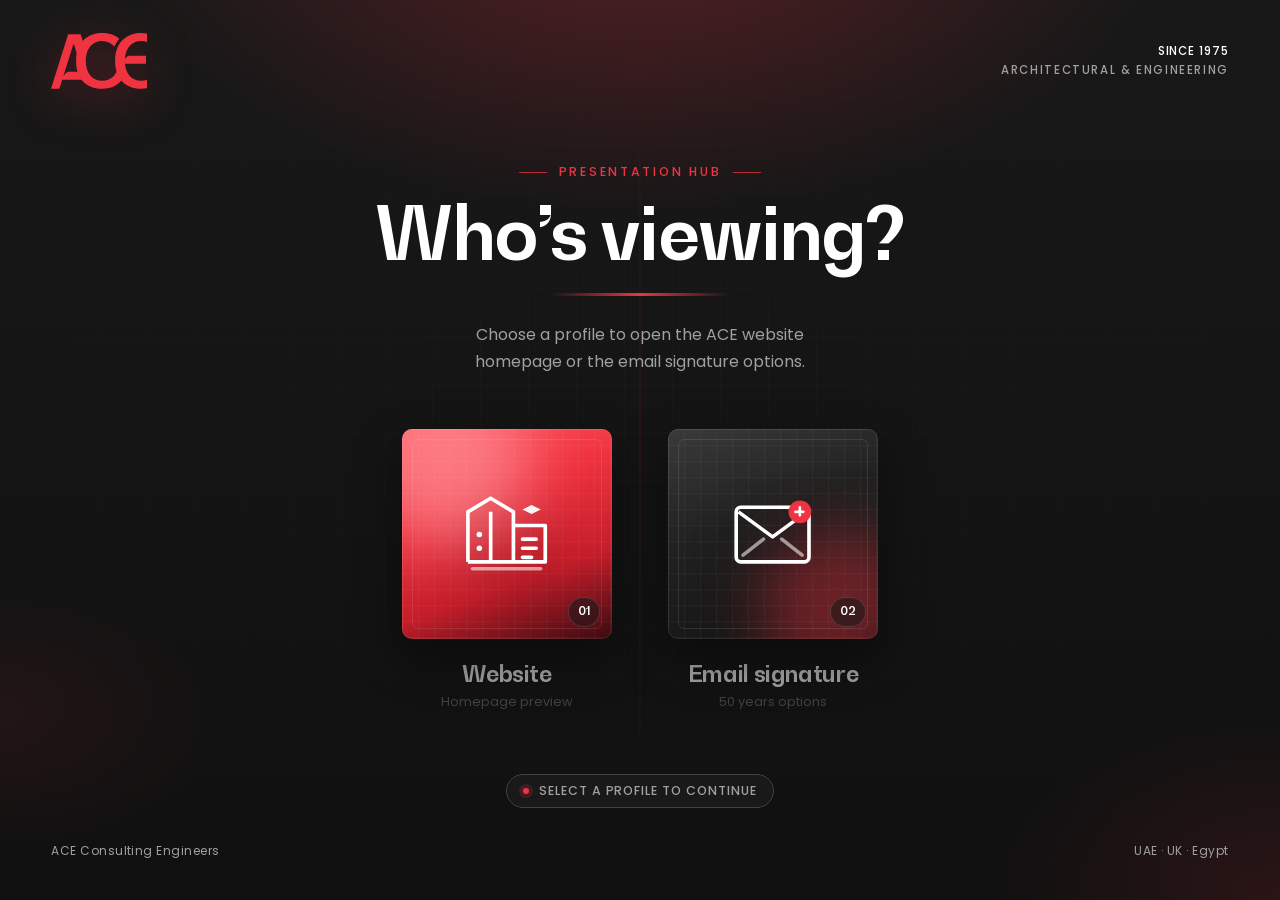
<file: index.html>
<!DOCTYPE html>
<html lang="en">
<head>
<meta charset="utf-8">
<meta name="viewport" content="width=device-width, initial-scale=1, viewport-fit=cover">
<meta name="theme-color" content="#181818">
<title>ACE — Who’s viewing?</title>
<meta name="description" content="ACE presentation hub: choose Website or Email signature.">
<link rel="preconnect" href="https://fonts.googleapis.com">
<link rel="preconnect" href="https://fonts.gstatic.com" crossorigin>
<link href="https://fonts.googleapis.com/css2?family=Poppins:wght@400;500;600&display=swap" rel="stylesheet">
<link rel="stylesheet" href="ace-fonts.css">
<style>
:root {
  --ace-red: #EF3340;
  --ace-red-deep: #C41E2A;
  --ace-ink: #181818;
  --ace-panel: #212121;
  --ace-muted: #A0A0A0;
  --ace-rule: #414042;
  --ace-mist: #DADADA;
  --ace-white: #FFFFFF;
  --ease: cubic-bezier(.2, .7, .1, 1);
  --display: bw, Poppins, "Helvetica Neue", Arial, sans-serif;
  --body: Poppins, "Helvetica Neue", Arial, sans-serif;
}

*, *::before, *::after { box-sizing: border-box; }
html { -webkit-text-size-adjust: 100%; }
body {
  margin: 0;
  min-height: 100dvh;
  font-family: var(--body);
  color: var(--ace-mist);
  background: var(--ace-ink);
  -webkit-font-smoothing: antialiased;
  overflow-x: hidden;
}
a { color: inherit; text-decoration: none; }
:focus-visible { outline: 2px solid var(--ace-red); outline-offset: 4px; }

.stage {
  position: relative;
  min-height: 100dvh;
  display: grid;
  place-items: center;
  padding: clamp(96px, 14vh, 140px) clamp(20px, 4vw, 56px) clamp(48px, 7vh, 80px);
  isolation: isolate;
  overflow: hidden;
}

.stage__bg {
  position: absolute;
  inset: 0;
  z-index: -1;
  background:
    radial-gradient(ellipse 70% 55% at 50% -8%, rgba(239, 51, 64, .28), transparent 58%),
    radial-gradient(ellipse 45% 40% at 100% 100%, rgba(239, 51, 64, .12), transparent 52%),
    radial-gradient(ellipse 35% 30% at 0% 80%, rgba(239, 51, 64, .08), transparent 50%),
    linear-gradient(180deg, #181818 0%, #141414 55%, #101010 100%);
}

.stage__grid {
  position: absolute;
  inset: 0;
  z-index: -1;
  opacity: .22;
  background-image:
    linear-gradient(rgba(218, 218, 218, .07) 1px, transparent 1px),
    linear-gradient(90deg, rgba(218, 218, 218, .07) 1px, transparent 1px);
  background-size: 48px 48px;
  mask-image: radial-gradient(ellipse 75% 70% at 50% 45%, #000 20%, transparent 78%);
  -webkit-mask-image: radial-gradient(ellipse 75% 70% at 50% 45%, #000 20%, transparent 78%);
  pointer-events: none;
}

.stage__line {
  position: absolute;
  left: 50%;
  top: 0;
  bottom: 0;
  width: 1px;
  background: linear-gradient(180deg, transparent, rgba(239, 51, 64, .45), transparent);
  transform: translateX(-50%);
  opacity: .35;
  pointer-events: none;
  z-index: -1;
}

.brand {
  position: absolute;
  top: 0;
  left: 0;
  right: 0;
  display: flex;
  align-items: center;
  justify-content: space-between;
  gap: 16px;
  padding: clamp(20px, 3.2vw, 32px) clamp(20px, 4vw, 56px);
  z-index: 2;
  animation: fade .7s var(--ease) both;
}

.brand__mark {
  width: clamp(64px, 9vw, 96px);
  height: auto;
  color: var(--ace-red);
  filter: drop-shadow(0 10px 24px rgba(239, 51, 64, .35));
}

.brand__meta {
  text-align: right;
  font: 500 .72rem/1.35 var(--body);
  letter-spacing: .14em;
  text-transform: uppercase;
  color: var(--ace-muted);
}
.brand__meta b {
  display: block;
  color: var(--ace-white);
  letter-spacing: .08em;
  margin-bottom: 4px;
  font-weight: 500;
}

.gate {
  width: 100%;
  max-width: 820px;
  text-align: center;
  animation: rise .7s var(--ease) both;
}

@keyframes rise {
  from { opacity: 0; transform: translateY(28px); }
  to { opacity: 1; transform: none; }
}
@keyframes fade {
  from { opacity: 0; }
  to { opacity: 1; }
}
@keyframes draw {
  from { stroke-dashoffset: 1; }
  to { stroke-dashoffset: 0; }
}
@keyframes pulse {
  0%, 100% { opacity: .35; }
  50% { opacity: .7; }
}

.kicker {
  display: inline-flex;
  align-items: center;
  gap: 12px;
  margin: 0 0 18px;
  font: 500 .78rem/1 var(--body);
  letter-spacing: .22em;
  text-transform: uppercase;
  color: var(--ace-red);
}
.kicker::before,
.kicker::after {
  content: "";
  width: 28px;
  height: 1px;
  background: var(--ace-red);
  opacity: .7;
}

.gate h1 {
  margin: 0;
  font-family: var(--display);
  font-weight: 700;
  font-size: clamp(2.35rem, 6vw, 4.6rem);
  letter-spacing: -.025em;
  line-height: 1.02;
  color: var(--ace-white);
  text-wrap: balance;
}

.rule {
  width: min(180px, 40%);
  height: 3px;
  margin: 22px auto clamp(36px, 6vh, 56px);
  border: 0;
  background: linear-gradient(90deg, transparent, var(--ace-red), transparent);
  animation: pulse 2.8s ease-in-out infinite;
}

.lead {
  margin: -28px auto clamp(40px, 6vh, 56px);
  max-width: 38ch;
  font: 400 1rem/1.65 var(--body);
  color: var(--ace-muted);
}

.profiles {
  display: flex;
  flex-wrap: wrap;
  justify-content: center;
  gap: clamp(28px, 5vw, 56px);
  margin: 0;
  padding: 0;
  list-style: none;
}

.profile {
  width: clamp(148px, 26vw, 210px);
  text-align: center;
  animation: rise .75s var(--ease) both;
}
.profile:nth-child(1) { animation-delay: .1s; }
.profile:nth-child(2) { animation-delay: .2s; }

.profile a {
  display: block;
  transition: transform .4s var(--ease);
}
.profile a:hover,
.profile a:focus-visible {
  transform: translateY(-6px);
}

.avatar {
  position: relative;
  aspect-ratio: 1;
  width: 100%;
  border-radius: 10px;
  overflow: hidden;
  isolation: isolate;
  box-shadow:
    inset 0 0 0 1px rgba(255, 255, 255, .08),
    0 20px 48px rgba(0, 0, 0, .42);
  transition: box-shadow .3s ease, transform .4s var(--ease);
}
.profile a:hover .avatar,
.profile a:focus-visible .avatar {
  box-shadow:
    inset 0 0 0 3px var(--ace-white),
    0 0 0 1px rgba(239, 51, 64, .35),
    0 28px 56px rgba(0, 0, 0, .5);
}

.avatar__frame {
  position: absolute;
  inset: 10px;
  border: 1px solid rgba(255, 255, 255, .18);
  border-radius: 6px;
  pointer-events: none;
  z-index: 2;
  opacity: .55;
  transition: opacity .3s ease, border-color .3s ease;
}
.profile a:hover .avatar__frame,
.profile a:focus-visible .avatar__frame {
  opacity: 1;
  border-color: rgba(255, 255, 255, .4);
}

.avatar__grid {
  position: absolute;
  inset: 0;
  background-image:
    linear-gradient(rgba(255,255,255,.08) 1px, transparent 1px),
    linear-gradient(90deg, rgba(255,255,255,.08) 1px, transparent 1px);
  background-size: 16px 16px;
  opacity: .5;
  pointer-events: none;
}

.avatar__glow {
  position: absolute;
  width: 75%;
  height: 75%;
  border-radius: 50%;
  filter: blur(30px);
  opacity: .6;
  pointer-events: none;
  transition: opacity .35s ease, transform .45s var(--ease);
}
.profile a:hover .avatar__glow,
.profile a:focus-visible .avatar__glow {
  opacity: .85;
  transform: scale(1.08);
}

.avatar--site {
  background:
    linear-gradient(160deg, #ff5a64 0%, var(--ace-red) 34%, var(--ace-red-deep) 68%, #3a0a10 100%);
}
.avatar--site .avatar__glow {
  top: -20%;
  left: -14%;
  background: #ff9aa1;
}

.avatar--mail {
  background:
    linear-gradient(160deg, #3a3a3a 0%, var(--ace-panel) 42%, #121212 100%);
}
.avatar--mail .avatar__glow {
  right: -18%;
  bottom: -22%;
  background: rgba(239, 51, 64, .65);
}

.avatar__art {
  position: absolute;
  inset: 0;
  display: grid;
  place-items: center;
  z-index: 1;
}
.avatar__art svg {
  width: 52%;
  height: auto;
  filter: drop-shadow(0 12px 20px rgba(0, 0, 0, .3));
}
.avatar__art path,
.avatar__art rect,
.avatar__art circle,
.avatar__art line {
  stroke-dasharray: 1;
  stroke-dashoffset: 0;
}
.profile a:hover .avatar__art .draw,
.profile a:focus-visible .avatar__art .draw {
  animation: draw .7s var(--ease) both;
}

.avatar__badge {
  position: absolute;
  right: 12px;
  bottom: 12px;
  z-index: 3;
  min-width: 30px;
  height: 30px;
  padding: 0 9px;
  border-radius: 999px;
  display: inline-flex;
  align-items: center;
  justify-content: center;
  background: rgba(24, 24, 24, .55);
  border: 1px solid rgba(255, 255, 255, .14);
  backdrop-filter: blur(10px);
  -webkit-backdrop-filter: blur(10px);
  color: var(--ace-white);
  font: 700 .72rem/1 var(--display);
  letter-spacing: -.01em;
}

.name {
  display: block;
  margin-top: 20px;
  font-family: var(--display);
  font-weight: 700;
  font-size: clamp(1.1rem, 2vw, 1.45rem);
  letter-spacing: -.015em;
  color: var(--ace-muted);
  transition: color .25s ease;
}
.sub {
  display: block;
  margin-top: 6px;
  font: 400 .8rem/1.4 var(--body);
  color: var(--ace-rule);
  transition: color .25s ease;
}
.profile a:hover .name,
.profile a:focus-visible .name {
  color: var(--ace-white);
}
.profile a:hover .sub,
.profile a:focus-visible .sub {
  color: var(--ace-muted);
}

.hint {
  display: inline-flex;
  align-items: center;
  gap: 10px;
  margin: clamp(44px, 7vh, 68px) 0 0;
  padding: 10px 16px;
  border: 1px solid var(--ace-rule);
  border-radius: 999px;
  font: 500 .78rem/1 var(--body);
  letter-spacing: .08em;
  text-transform: uppercase;
  color: var(--ace-muted);
  background: rgba(33, 33, 33, .55);
  backdrop-filter: blur(8px);
  -webkit-backdrop-filter: blur(8px);
}
.hint i {
  width: 6px;
  height: 6px;
  border-radius: 50%;
  background: var(--ace-red);
  box-shadow: 0 0 0 4px rgba(239, 51, 64, .18);
  animation: pulse 1.8s ease-in-out infinite;
}

.foot {
  position: absolute;
  left: 0;
  right: 0;
  bottom: 0;
  display: flex;
  justify-content: space-between;
  gap: 12px;
  flex-wrap: wrap;
  padding: 0 clamp(20px, 4vw, 56px) clamp(18px, 3vw, 28px);
  font: 400 .75rem/1.4 var(--body);
  letter-spacing: .04em;
  color: var(--ace-rule);
  z-index: 2;
}
.foot span { color: var(--ace-muted); }

@media (max-width: 560px) {
  .brand__meta { display: none; }
  .profiles { gap: 24px; }
  .profile { width: 138px; }
  .avatar__art svg { width: 56%; }
  .lead { margin-top: -20px; }
  .foot { justify-content: center; text-align: center; }
}

@media (prefers-reduced-motion: reduce) {
  .gate,
  .profile,
  .brand { animation: none; }
  .rule,
  .hint i { animation: none; }
  .profile a,
  .avatar,
  .avatar__glow,
  .name,
  .sub { transition: none; }
  .profile a:hover,
  .profile a:focus-visible { transform: none; }
  .profile a:hover .avatar__art .draw,
  .profile a:focus-visible .avatar__art .draw { animation: none; }
}
</style>
</head>
<body>
  <div class="stage">
    <div class="stage__bg" aria-hidden="true"></div>
    <div class="stage__grid" aria-hidden="true"></div>
    <div class="stage__line" aria-hidden="true"></div>

    <header class="brand">
      <svg class="brand__mark" viewBox="0 0 156.44 90.94" fill="currentColor" aria-label="ACE" role="img">
        <path d="M119.25,43.3H120c1.93-3.21,3.48-6.17,9.26-6.17H154.8v13H119.25Z"/>
        <path d="M53,63H30.51c-5.79,0-7.34,3-9.27,6.18h-.77L36.3,18.86h1.16L42,33.21h16.1L48.27,2H27.93L0,90.94H13.65L18.28,76H53Z"/>
        <path d="M156.44,76.28a27.73,27.73,0,0,1-9.37,1.54c-16.72,0-26.76-13.12-26.76-32.28s10-32.42,26.76-32.42A25.59,25.59,0,0,1,156.44,15V.86A51,51,0,0,0,147.07,0c-20.58,0-42.58,11.83-42.58,45.54s22,45.4,42.58,45.4a54.36,54.36,0,0,0,9.37-.77Z"/>
        <path d="M83.42,77.82c-16.72,0-26.75-13.12-26.75-32.28s10-32.42,26.75-32.42c7.61,0,14.91,3.72,19.93,9a43.43,43.43,0,0,1,8-12.86C103.42,2.73,93.26,0,83.42,0,62.84,0,40.84,11.83,40.84,45.54s22,45.4,42.58,45.4c15.82,0,30-5.79,37.05-23.92l-12.35-7.21C104.26,71,95.64,77.82,83.42,77.82Z"/>
      </svg>
      <p class="brand__meta"><b>Since 1975</b>Architectural &amp; Engineering</p>
    </header>

    <main class="gate">
      <p class="kicker">Presentation hub</p>
      <h1>Who’s viewing?</h1>
      <hr class="rule">
      <p class="lead">Choose a profile to open the ACE website homepage or the email signature options.</p>

      <ul class="profiles" role="navigation" aria-label="Choose a section">
        <li class="profile">
          <a href="ace-homepage-v2-r2.html">
            <div class="avatar avatar--site" aria-hidden="true">
              <span class="avatar__glow"></span>
              <span class="avatar__grid"></span>
              <span class="avatar__frame"></span>
              <div class="avatar__art">
                <svg viewBox="0 0 96 96" fill="none">
                  <path class="draw" pathLength="1" d="M14 72V28l20-12 20 12v44" stroke="#fff" stroke-width="3.2" stroke-linejoin="round"/>
                  <path class="draw" pathLength="1" d="M34 28v44M54 40h28v32H14" stroke="#fff" stroke-width="3.2" stroke-linejoin="round"/>
                  <path class="draw" pathLength="1" d="M62 52h12M62 60h12M62 68h8" stroke="#fff" stroke-width="3.2" stroke-linecap="round"/>
                  <circle cx="24" cy="48" r="2.4" fill="#fff"/>
                  <circle cx="24" cy="60" r="2.4" fill="#fff"/>
                  <path d="M70 22l8 4-8 4-8-4z" fill="#fff" opacity=".95"/>
                  <path class="draw" pathLength="1" d="M18 78h60" stroke="#fff" stroke-width="3.2" stroke-linecap="round" opacity=".55"/>
                </svg>
              </div>
              <span class="avatar__badge">01</span>
            </div>
            <span class="name">Website</span>
            <span class="sub">Homepage preview</span>
          </a>
        </li>
        <li class="profile">
          <a href="ace-signature-package/ace-signature-package/ace-signature-50-years-options.html">
            <div class="avatar avatar--mail" aria-hidden="true">
              <span class="avatar__glow"></span>
              <span class="avatar__grid"></span>
              <span class="avatar__frame"></span>
              <div class="avatar__art">
                <svg viewBox="0 0 96 96" fill="none">
                  <rect class="draw" pathLength="1" x="16" y="24" width="64" height="48" rx="4" stroke="#fff" stroke-width="3.2"/>
                  <path class="draw" pathLength="1" d="M18 28l30 22 30-22" stroke="#fff" stroke-width="3.2" stroke-linejoin="round"/>
                  <path class="draw" pathLength="1" d="M22 66l18-14M74 66L56 52" stroke="#fff" stroke-width="3.2" stroke-linecap="round" opacity=".55"/>
                  <circle cx="72" cy="28" r="10" fill="#EF3340"/>
                  <path d="M68 28h8M72 24v8" stroke="#fff" stroke-width="2.4" stroke-linecap="round"/>
                </svg>
              </div>
              <span class="avatar__badge">02</span>
            </div>
            <span class="name">Email signature</span>
            <span class="sub">50 years options</span>
          </a>
        </li>
      </ul>

      <p class="hint"><i aria-hidden="true"></i> Select a profile to continue</p>
    </main>

    <p class="foot">
      <span>ACE Consulting Engineers</span>
      <span>UAE · UK · Egypt</span>
    </p>
  </div>
</body>
</html>
</file>
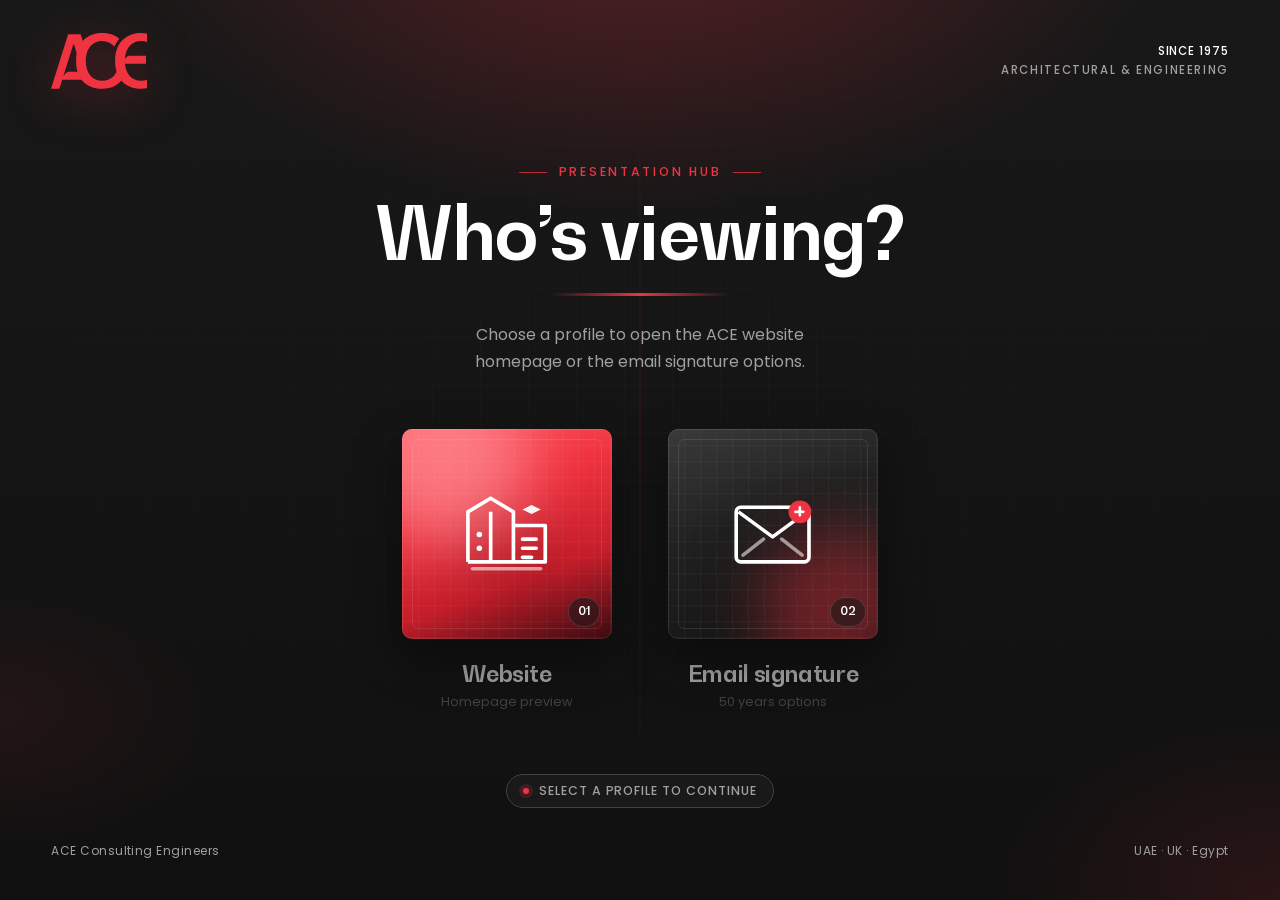
<file: demos.html>
<!DOCTYPE html>
<html lang="en">
<head>
<meta charset="utf-8">
<meta http-equiv="refresh" content="0; url=index.html">
<title>ACE — Choose a deliverable</title>
<link rel="canonical" href="index.html">
<script>location.replace('index.html');</script>
</head>
<body>
  <p><a href="index.html">Open ACE hub</a></p>
</body>
</html>
</file>
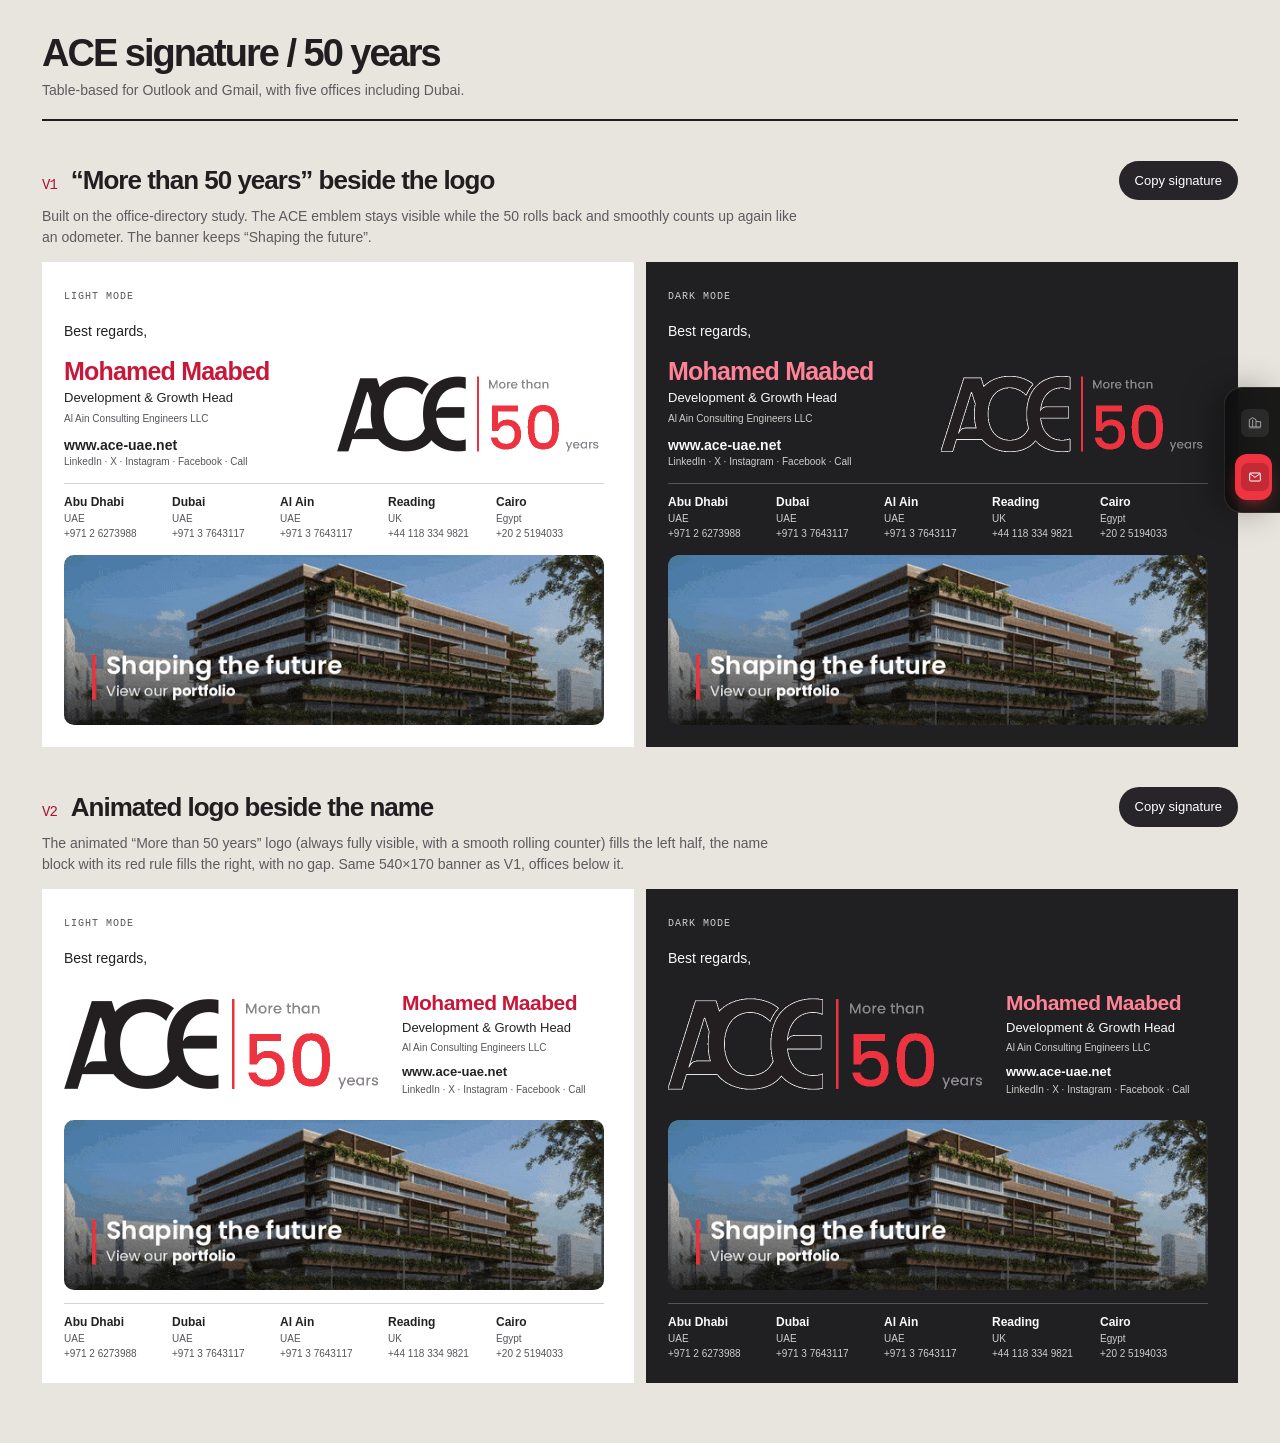
<file: email-signature.html>
<!DOCTYPE html>
<html lang="en">
<head>
<meta charset="utf-8">
<meta http-equiv="refresh" content="0; url=ace-signature-package/ace-signature-package/ace-signature-50-years-options.html">
<title>ACE — Email signature</title>
<link rel="canonical" href="ace-signature-package/ace-signature-package/ace-signature-50-years-options.html">
<script>location.replace('ace-signature-package/ace-signature-package/ace-signature-50-years-options.html');</script>
</head>
<body>
  <p><a href="ace-signature-package/ace-signature-package/ace-signature-50-years-options.html">Open ACE email signature</a></p>
</body>
</html>
</file>
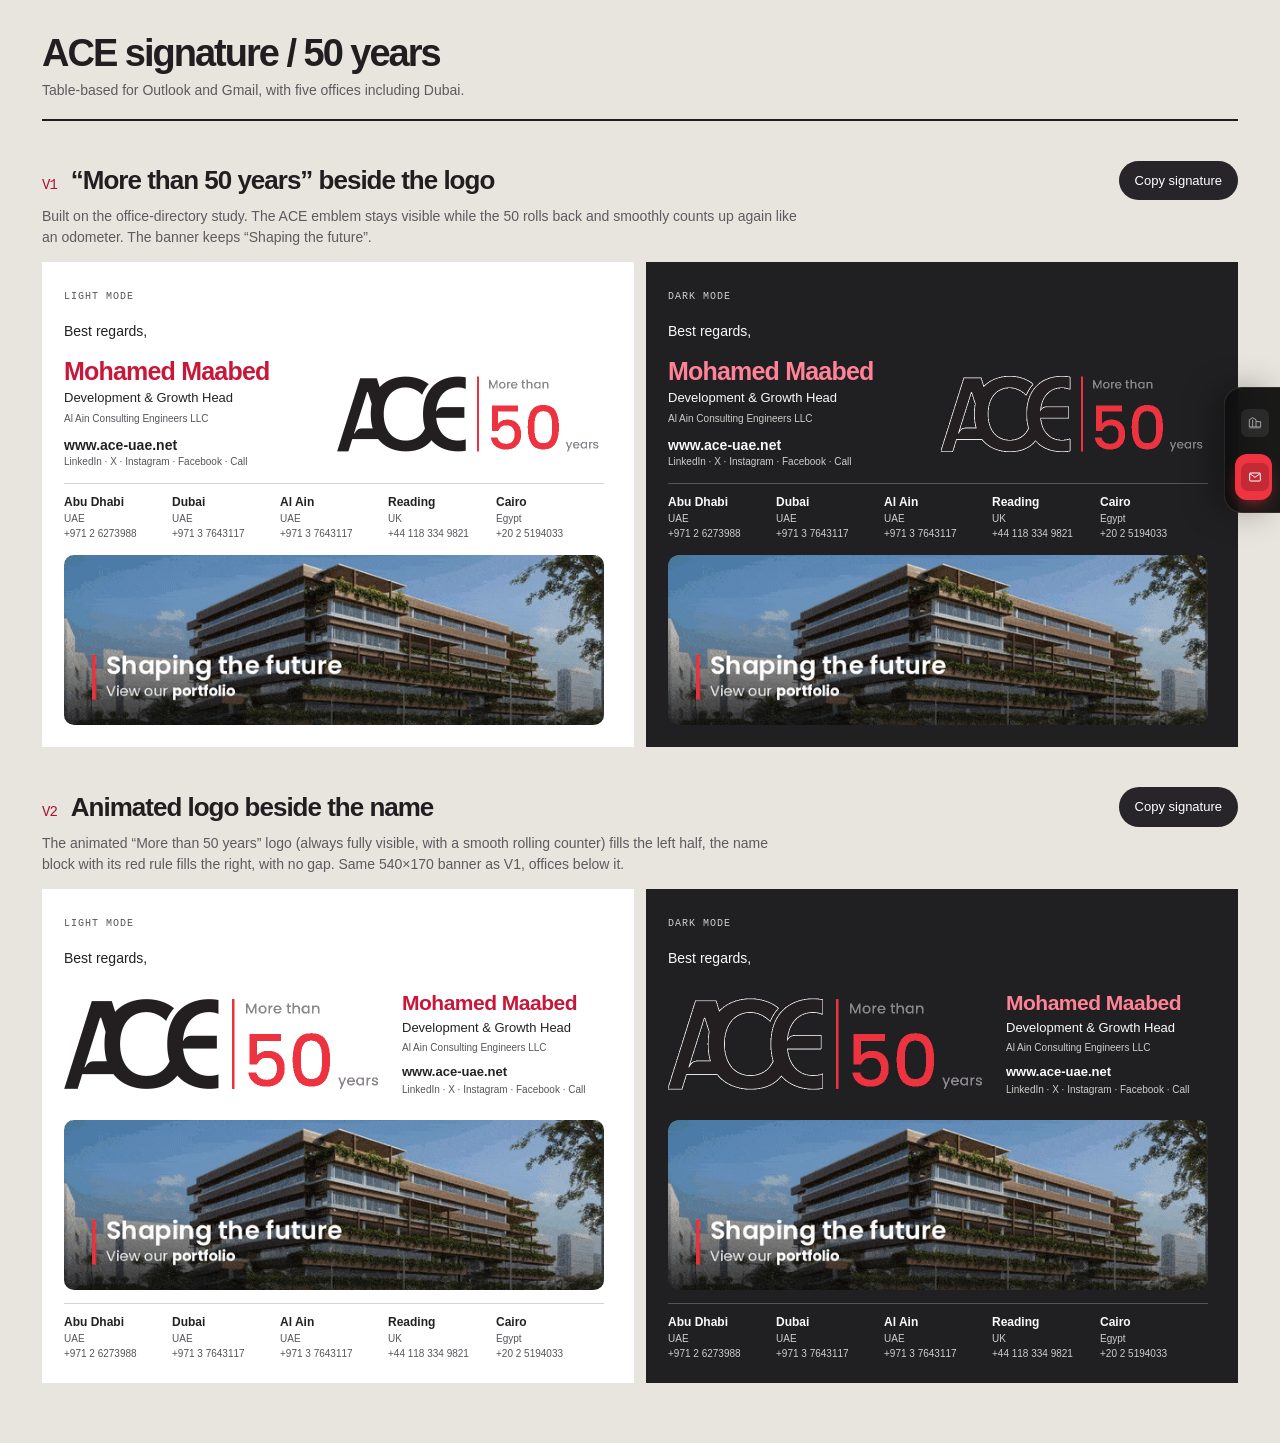
<file: ace-signature-package/ace-signature-50-years-options.html>
<!DOCTYPE html>
<html lang="en">
<head>
<meta charset="utf-8">
<meta http-equiv="refresh" content="0; url=ace-signature-package/ace-signature-50-years-options.html">
<title>ACE signature – 50 years options</title>
<link rel="canonical" href="ace-signature-package/ace-signature-50-years-options.html">
<script>location.replace('ace-signature-package/ace-signature-50-years-options.html');</script>
</head>
<body>
  <p><a href="ace-signature-package/ace-signature-50-years-options.html">Open ACE signature options</a></p>
</body>
</html>
</file>
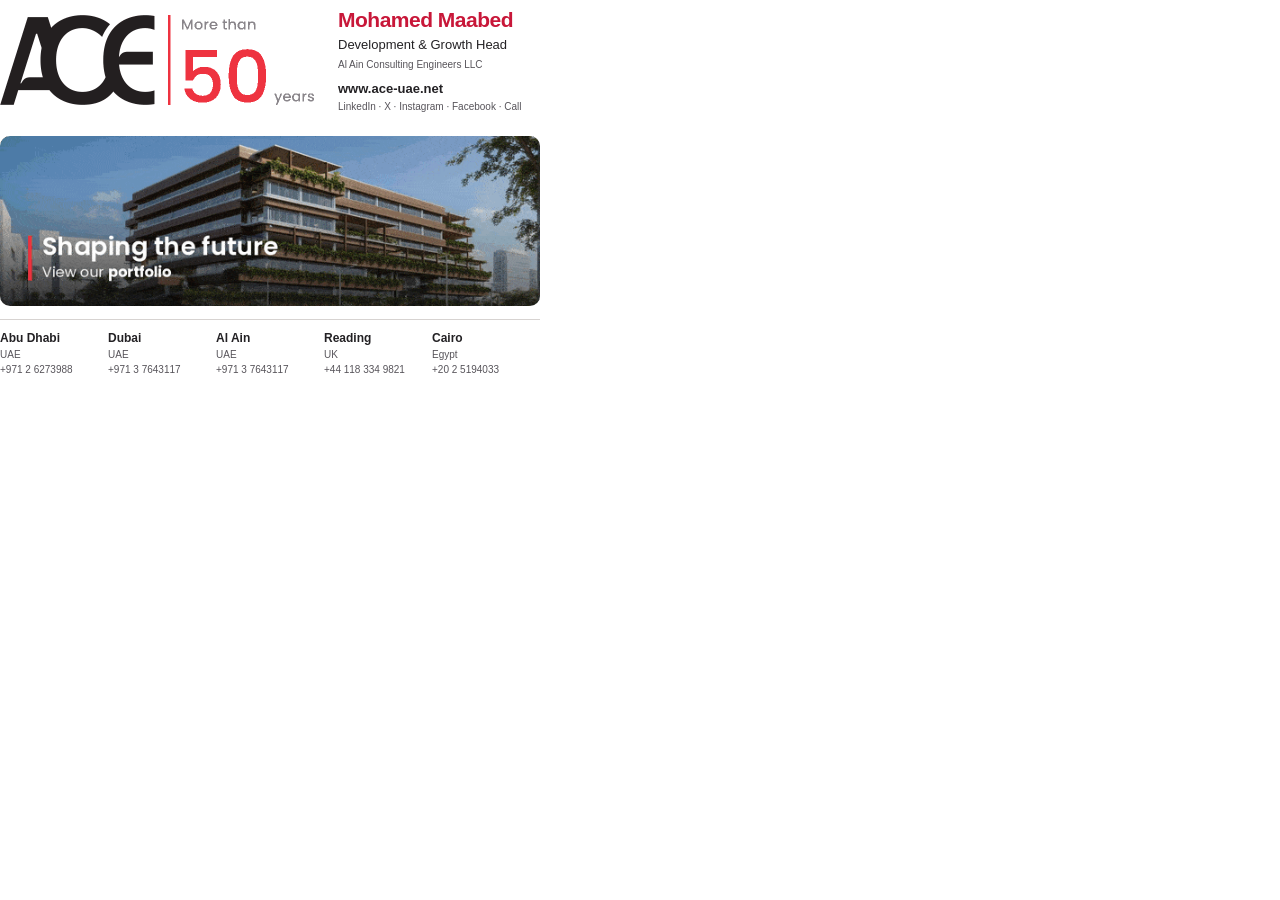
<file: ace-signature-package/ace-signature-package/local-preview-ace-signature-50-years-v2.html>
<!DOCTYPE html>
<html lang="en"><head><meta charset="utf-8"><meta name="x-apple-disable-message-reformatting"><title>ACE email signature – V2</title></head>
<body style="margin:0; padding:0;">
<!-- Images load from images/ : upload the GIF/PNG files there before installing. -->
<table role="presentation" cellpadding="0" cellspacing="0" border="0" width="540" style="width:540px; border-collapse:collapse; mso-table-lspace:0pt; mso-table-rspace:0pt; font-family:Arial, Helvetica, sans-serif;">
<tr><td style="padding:0;"><table role="presentation" cellpadding="0" cellspacing="0" border="0" width="540" style="width:540px; border-collapse:collapse; mso-table-lspace:0pt; mso-table-rspace:0pt;"><tr>
  <td width="320" valign="middle" style="width:320px; padding:0;"><a href="https://ace-uae.net" target="_blank" style="text-decoration:none;"><img src="images/ace-logo-50-years-v2.gif" alt="ACE Alain Consulting Engineers – more than 50 years" width="320" height="120" border="0" style="display:block; width:320px; height:120px; border:0;"></a></td>
  <td width="220" valign="middle" style="width:220px; padding:0;">
    <table role="presentation" cellpadding="0" cellspacing="0" border="0" width="220" style="width:220px; border-collapse:collapse; mso-table-lspace:0pt; mso-table-rspace:0pt;"><tr>
      <td width="18" style="width:18px; font-size:0; line-height:0;">&nbsp;</td>
      <td valign="middle" style="padding:0;">
        <table role="presentation" cellpadding="0" cellspacing="0" border="0" style="border-collapse:collapse; mso-table-lspace:0pt; mso-table-rspace:0pt;"><tr><td style="font-family:Arial, Helvetica, sans-serif; font-size:21px; line-height:26px; mso-line-height-rule:exactly; font-weight:bold; letter-spacing:-0.5px; color:#c81739; padding:0;">Mohamed Maabed</td></tr>
        <tr><td style="font-family:Arial, Helvetica, sans-serif; font-size:13px; line-height:17px; mso-line-height-rule:exactly; color:#232124; padding:3px 0 0 0;">Development &amp; Growth Head</td></tr>
        <tr><td style="font-family:Arial, Helvetica, sans-serif; font-size:10px; line-height:14px; mso-line-height-rule:exactly; color:#57545a; padding:5px 0 0 0;">Al Ain Consulting Engineers LLC</td></tr>
        <tr><td style="font-family:Arial, Helvetica, sans-serif; font-size:13px; line-height:17px; mso-line-height-rule:exactly; font-weight:bold; padding:8px 0 0 0;"><a href="https://ace-uae.net" target="_blank" style="color:#232124; text-decoration:none;">www.ace-uae.net</a></td></tr>
        <tr><td style="font-family:Arial, Helvetica, sans-serif; font-size:10px; line-height:15px; mso-line-height-rule:exactly; color:#57545a; padding:2px 0 0 0;"><a href="https://www.linkedin.com/company/ace-alain-consulting-engineers/" target="_blank" style="color:#57545a; text-decoration:none;">LinkedIn</a><span style="color:#57545a;">&nbsp;&middot;&nbsp;</span><a href="https://x.com/engineers85203" target="_blank" style="color:#57545a; text-decoration:none;">X</a><span style="color:#57545a;">&nbsp;&middot;&nbsp;</span><a href="https://www.instagram.com/aceconsultingeng/" target="_blank" style="color:#57545a; text-decoration:none;">Instagram</a><span style="color:#57545a;">&nbsp;&middot;&nbsp;</span><a href="https://www.facebook.com/ACEUAE1975" target="_blank" style="color:#57545a; text-decoration:none;">Facebook</a><span style="color:#57545a;">&nbsp;&middot;&nbsp;</span><a href="tel:+97126273988" target="_blank" style="color:#57545a; text-decoration:none;">Call</a></td></tr>
      </table></td>
    </tr></table>
  </td>
  </tr></table></td></tr>
<tr><td style="padding:16px 0 0 0;"><a href="https://ace-uae.net/portfolio/" target="_blank" style="text-decoration:none;"><img src="images/ace-banner-shaping-future.gif" alt="Shaping the future – view our portfolio" width="540" height="170" border="0" style="display:block; width:540px; height:170px; border:0; border-radius:10px; outline:none; text-decoration:none;"></a></td></tr>
<tr><td style="padding:13px 0 0 0;"><table role="presentation" cellpadding="0" cellspacing="0" border="0" width="540" style="width:540px; border-collapse:collapse; mso-table-lspace:0pt; mso-table-rspace:0pt;"><tr><td style="border-top:1px solid #d7d3d1; padding-top:10px; padding-left:0; padding-right:0; padding-bottom:0;"><table role="presentation" cellpadding="0" cellspacing="0" border="0" width="540" style="width:540px; border-collapse:collapse; mso-table-lspace:0pt; mso-table-rspace:0pt;"><tr><td width="108" valign="top" style="width:108px; padding:0; font-family:Arial, Helvetica, sans-serif; font-size:10px; line-height:15px; mso-line-height-rule:exactly; color:#57545a;"><span style="font-size:12px; line-height:17px; font-weight:bold; color:#232124;">Abu Dhabi</span><br>UAE<br>+971 2 6273988</td><td width="108" valign="top" style="width:108px; padding:0; font-family:Arial, Helvetica, sans-serif; font-size:10px; line-height:15px; mso-line-height-rule:exactly; color:#57545a;"><span style="font-size:12px; line-height:17px; font-weight:bold; color:#232124;">Dubai</span><br>UAE<br>+971 3 7643117</td><td width="108" valign="top" style="width:108px; padding:0; font-family:Arial, Helvetica, sans-serif; font-size:10px; line-height:15px; mso-line-height-rule:exactly; color:#57545a;"><span style="font-size:12px; line-height:17px; font-weight:bold; color:#232124;">Al Ain</span><br>UAE<br>+971 3 7643117</td><td width="108" valign="top" style="width:108px; padding:0; font-family:Arial, Helvetica, sans-serif; font-size:10px; line-height:15px; mso-line-height-rule:exactly; color:#57545a;"><span style="font-size:12px; line-height:17px; font-weight:bold; color:#232124;">Reading</span><br>UK<br>+44 118 334 9821</td><td width="108" valign="top" style="width:108px; padding:0; font-family:Arial, Helvetica, sans-serif; font-size:10px; line-height:15px; mso-line-height-rule:exactly; color:#57545a;"><span style="font-size:12px; line-height:17px; font-weight:bold; color:#232124;">Cairo</span><br>Egypt<br>+20 2 5194033</td></tr></table></td></tr></table></td></tr>
</table>
</body></html>
</file>
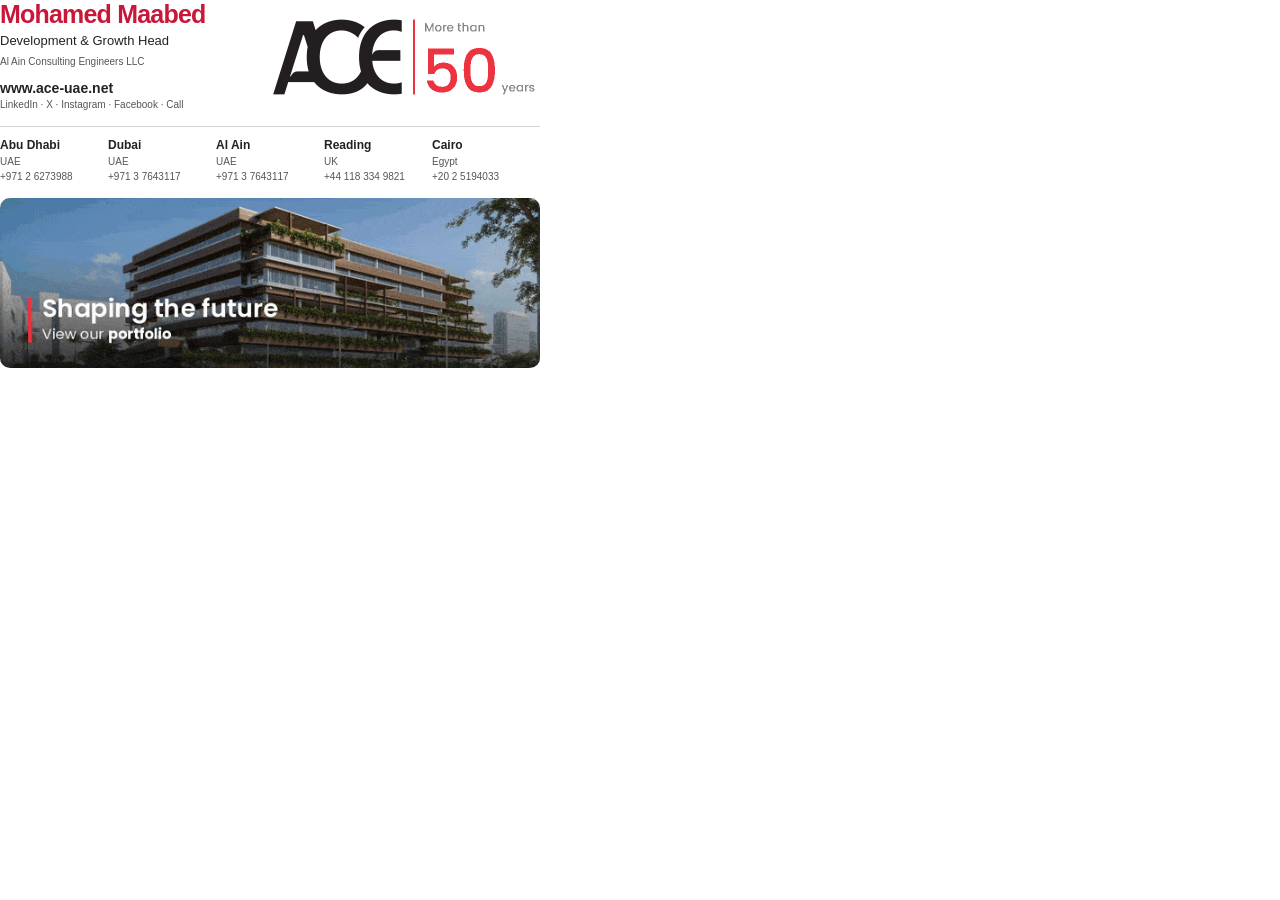
<file: ace-signature-package/ace-signature-package/local-preview-ace-signature-50-years.html>
<!DOCTYPE html>
<html lang="en"><head><meta charset="utf-8"><meta name="x-apple-disable-message-reformatting"><title>ACE email signature</title></head>
<body style="margin:0; padding:0;">
<!-- Images load from images/ : upload the GIF/PNG files there before installing. -->
<table role="presentation" cellpadding="0" cellspacing="0" border="0" width="540" style="width:540px; border-collapse:collapse; mso-table-lspace:0pt; mso-table-rspace:0pt; font-family:Arial, Helvetica, sans-serif;">
<tr><td style="padding:0;"><table role="presentation" cellpadding="0" cellspacing="0" border="0" width="540" style="width:540px; border-collapse:collapse; mso-table-lspace:0pt; mso-table-rspace:0pt;"><tr>
  <td valign="middle" style="padding:0;">
    <table role="presentation" cellpadding="0" cellspacing="0" border="0" style="border-collapse:collapse; mso-table-lspace:0pt; mso-table-rspace:0pt;"><tr><td style="font-family:Arial, Helvetica, sans-serif; font-size:25px; line-height:28px; mso-line-height-rule:exactly; font-weight:bold; letter-spacing:-0.8px; color:#c81739; padding:0;">Mohamed Maabed</td></tr>
    <tr><td style="font-family:Arial, Helvetica, sans-serif; font-size:13px; line-height:17px; mso-line-height-rule:exactly; color:#232124; padding:4px 0 0 0;">Development &amp; Growth Head</td></tr>
    <tr><td style="font-family:Arial, Helvetica, sans-serif; font-size:10px; line-height:14px; mso-line-height-rule:exactly; color:#57545a; padding:6px 0 0 0;">Al Ain Consulting Engineers LLC</td></tr>
    <tr><td style="font-family:Arial, Helvetica, sans-serif; font-size:14px; line-height:18px; mso-line-height-rule:exactly; font-weight:bold; padding:10px 0 0 0;"><a href="https://ace-uae.net" target="_blank" style="color:#232124; text-decoration:none;">www.ace-uae.net</a></td></tr>
    <tr><td style="font-family:Arial, Helvetica, sans-serif; font-size:10px; line-height:16px; mso-line-height-rule:exactly; color:#57545a; padding:0;"><a href="https://www.linkedin.com/company/ace-alain-consulting-engineers/" target="_blank" style="color:#57545a; text-decoration:none;">LinkedIn</a><span style="color:#57545a;">&nbsp;&middot;&nbsp;</span><a href="https://x.com/engineers85203" target="_blank" style="color:#57545a; text-decoration:none;">X</a><span style="color:#57545a;">&nbsp;&middot;&nbsp;</span><a href="https://www.instagram.com/aceconsultingeng/" target="_blank" style="color:#57545a; text-decoration:none;">Instagram</a><span style="color:#57545a;">&nbsp;&middot;&nbsp;</span><a href="https://www.facebook.com/ACEUAE1975" target="_blank" style="color:#57545a; text-decoration:none;">Facebook</a><span style="color:#57545a;">&nbsp;&middot;&nbsp;</span><a href="tel:+97126273988" target="_blank" style="color:#57545a; text-decoration:none;">Call</a></td></tr>
  </table></td>
  <td width="267" valign="middle" align="right" style="width:267px; padding:0;"><a href="https://ace-uae.net" target="_blank" style="text-decoration:none;"><img src="images/ace-logo-50-years.gif" alt="ACE Alain Consulting Engineers – more than 50 years" width="267" height="100" border="0" style="display:block; width:267px; height:100px; border:0;"></a></td>
  </tr></table></td></tr>
<tr><td style="padding:13px 0 0 0;"><table role="presentation" cellpadding="0" cellspacing="0" border="0" width="540" style="width:540px; border-collapse:collapse; mso-table-lspace:0pt; mso-table-rspace:0pt;"><tr><td style="border-top:1px solid #d7d3d1; padding-top:10px; padding-left:0; padding-right:0; padding-bottom:0;"><table role="presentation" cellpadding="0" cellspacing="0" border="0" width="540" style="width:540px; border-collapse:collapse; mso-table-lspace:0pt; mso-table-rspace:0pt;"><tr><td width="108" valign="top" style="width:108px; padding:0; font-family:Arial, Helvetica, sans-serif; font-size:10px; line-height:15px; mso-line-height-rule:exactly; color:#57545a;"><span style="font-size:12px; line-height:17px; font-weight:bold; color:#232124;">Abu Dhabi</span><br>UAE<br>+971 2 6273988</td><td width="108" valign="top" style="width:108px; padding:0; font-family:Arial, Helvetica, sans-serif; font-size:10px; line-height:15px; mso-line-height-rule:exactly; color:#57545a;"><span style="font-size:12px; line-height:17px; font-weight:bold; color:#232124;">Dubai</span><br>UAE<br>+971 3 7643117</td><td width="108" valign="top" style="width:108px; padding:0; font-family:Arial, Helvetica, sans-serif; font-size:10px; line-height:15px; mso-line-height-rule:exactly; color:#57545a;"><span style="font-size:12px; line-height:17px; font-weight:bold; color:#232124;">Al Ain</span><br>UAE<br>+971 3 7643117</td><td width="108" valign="top" style="width:108px; padding:0; font-family:Arial, Helvetica, sans-serif; font-size:10px; line-height:15px; mso-line-height-rule:exactly; color:#57545a;"><span style="font-size:12px; line-height:17px; font-weight:bold; color:#232124;">Reading</span><br>UK<br>+44 118 334 9821</td><td width="108" valign="top" style="width:108px; padding:0; font-family:Arial, Helvetica, sans-serif; font-size:10px; line-height:15px; mso-line-height-rule:exactly; color:#57545a;"><span style="font-size:12px; line-height:17px; font-weight:bold; color:#232124;">Cairo</span><br>Egypt<br>+20 2 5194033</td></tr></table></td></tr></table></td></tr>
<tr><td style="padding:14px 0 0 0;"><a href="https://ace-uae.net/portfolio/" target="_blank" style="text-decoration:none;"><img src="images/ace-banner-shaping-future.gif" alt="Shaping the future – view our portfolio" width="540" height="170" border="0" style="display:block; width:540px; height:170px; border:0; border-radius:10px; outline:none; text-decoration:none;"></a></td></tr>
</table>
</body></html>
</file>
<file: ace-fonts.css>
﻿/* ACE brand display font (bw) */
@font-face{font-family:bw;src:url([data-uri]) format("woff2");font-weight:700;font-style:normal;font-display:swap}
</file>
